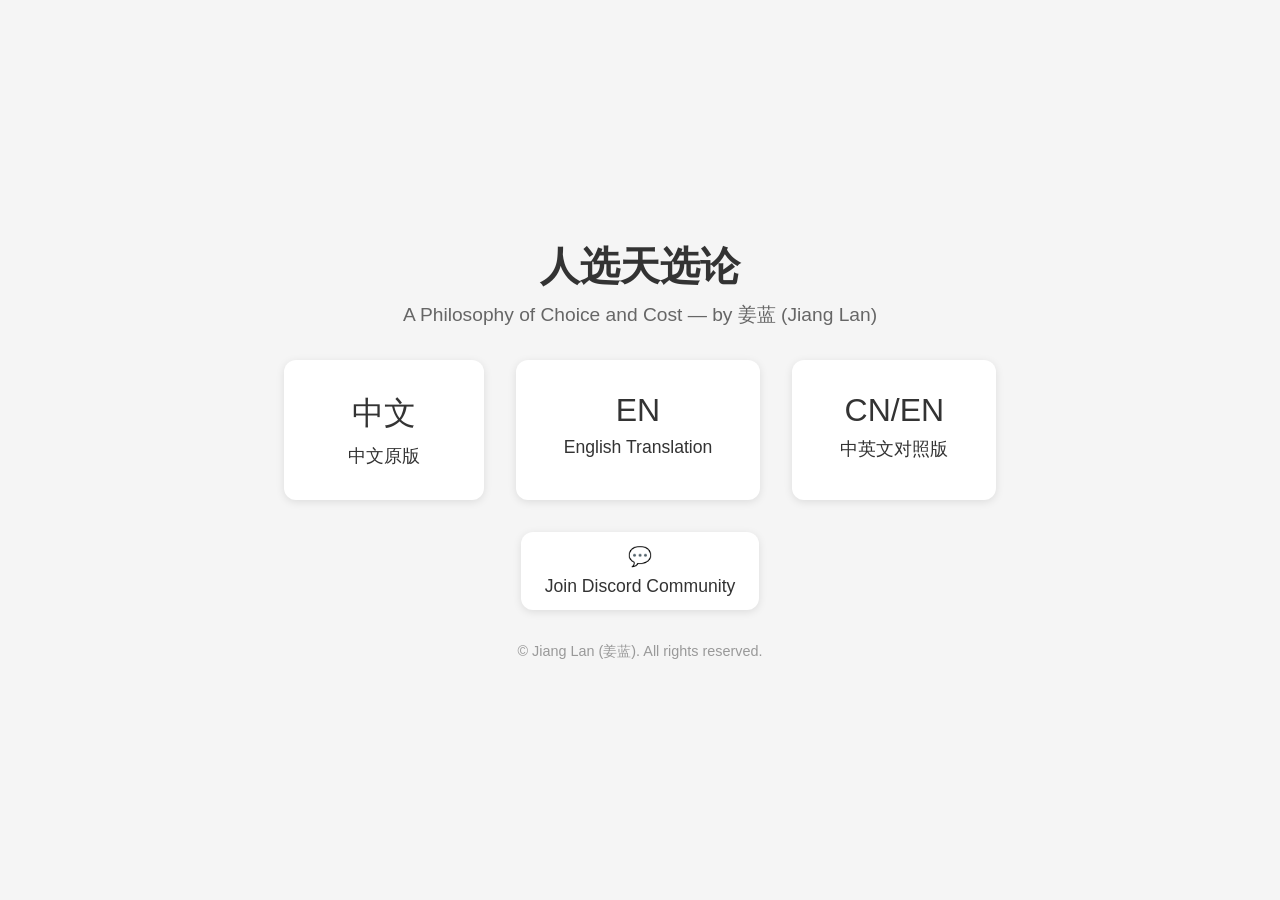
<file: index.html>
<!DOCTYPE html>
<html lang="en">
<head>
    <meta charset="UTF-8">
    <meta name="viewport" content="width=device-width, initial-scale=1.0">
    <title>A Philosophy of Choice and Cost | 人选天选论</title>
    <style>
        * { margin: 0; padding: 0; box-sizing: border-box; }
        body {
            font-family: -apple-system, BlinkMacSystemFont, "Segoe UI", Roboto, sans-serif;
            display: flex; justify-content: center; align-items: center;
            min-height: 100vh; background: #f5f5f5; color: #333;
        }
        .container { text-align: center; padding: 2rem; }
        h1 { font-size: 2.5rem; margin-bottom: 0.5rem; }
        h2 { font-size: 1.2rem; font-weight: normal; color: #666; margin-bottom: 2rem; }
        .links { display: flex; gap: 2rem; justify-content: center; flex-wrap: wrap; }
        a {
            display: block; padding: 2rem 3rem; background: white;
            border-radius: 12px; text-decoration: none; color: #333;
            box-shadow: 0 2px 8px rgba(0,0,0,0.1);
            transition: transform 0.2s, box-shadow 0.2s;
            min-width: 200px;
        }
        a:hover { transform: translateY(-2px); box-shadow: 0 4px 16px rgba(0,0,0,0.15); }
        .lang { font-size: 2rem; margin-bottom: 0.5rem; }
        .label { font-size: 1.1rem; }
        .author { margin-top: 2rem; color: #999; font-size: 0.9rem; }
    </style>
</head>
<body>
    <div class="container">
        <h1>人选天选论</h1>
        <h2>A Philosophy of Choice and Cost &mdash; by 姜蓝 (Jiang Lan)</h2>
        <div class="links">
            <a href="zh/">
                <div class="lang">中文</div>
                <div class="label">中文原版</div>
            </a>
            <a href="en/">
                <div class="lang">EN</div>
                <div class="label">English Translation</div>
            </a>
            <a href="bilingual/">
                <div class="lang">CN/EN</div>
                <div class="label">中英文对照版</div>
            </a>
        </div>
        <div style="margin-top: 2rem;">
            <a href="https://discord.gg/vywTPDqEnG" style="display: inline-block; padding: 0.8rem 1.5rem; min-width: auto; font-size: 0.95rem;">
                <div class="lang" style="font-size: 1.2rem;">💬</div>
                <div class="label">Join Discord Community</div>
            </a>
        </div>
        <p class="author">&copy; Jiang Lan (姜蓝). All rights reserved.</p>
    </div>
</body>
</html>
</file>
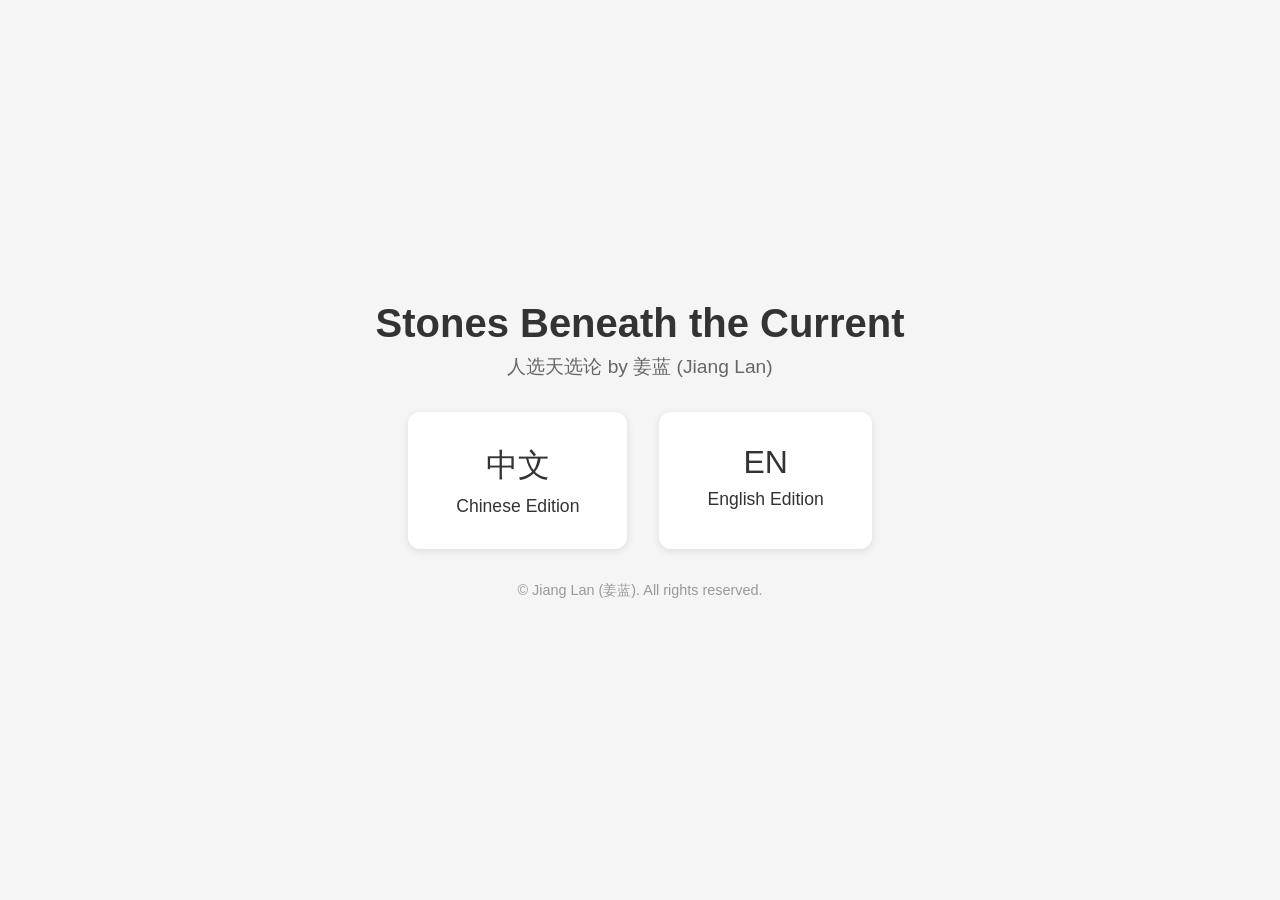
<file: docs/index.html>
<!DOCTYPE html>
<html lang="en">
<head>
    <meta charset="UTF-8">
    <meta name="viewport" content="width=device-width, initial-scale=1.0">
    <title>Stones Beneath the Current | 人选天选论</title>
    <style>
        * { margin: 0; padding: 0; box-sizing: border-box; }
        body {
            font-family: -apple-system, BlinkMacSystemFont, "Segoe UI", Roboto, sans-serif;
            display: flex; justify-content: center; align-items: center;
            min-height: 100vh; background: #f5f5f5; color: #333;
        }
        .container { text-align: center; padding: 2rem; }
        h1 { font-size: 2.5rem; margin-bottom: 0.5rem; }
        h2 { font-size: 1.2rem; font-weight: normal; color: #666; margin-bottom: 2rem; }
        .links { display: flex; gap: 2rem; justify-content: center; flex-wrap: wrap; }
        a {
            display: block; padding: 2rem 3rem; background: white;
            border-radius: 12px; text-decoration: none; color: #333;
            box-shadow: 0 2px 8px rgba(0,0,0,0.1);
            transition: transform 0.2s, box-shadow 0.2s;
            min-width: 200px;
        }
        a:hover { transform: translateY(-2px); box-shadow: 0 4px 16px rgba(0,0,0,0.15); }
        .lang { font-size: 2rem; margin-bottom: 0.5rem; }
        .label { font-size: 1.1rem; }
        .author { margin-top: 2rem; color: #999; font-size: 0.9rem; }
    </style>
</head>
<body>
    <div class="container">
        <h1>Stones Beneath the Current</h1>
        <h2>人选天选论 by 姜蓝 (Jiang Lan)</h2>
        <div class="links">
            <a href="zh/">
                <div class="lang">中文</div>
                <div class="label">Chinese Edition</div>
            </a>
            <a href="en/">
                <div class="lang">EN</div>
                <div class="label">English Edition</div>
            </a>
        </div>
        <p class="author">&copy; Jiang Lan (姜蓝). All rights reserved.</p>
    </div>
</body>
</html>
</file>
